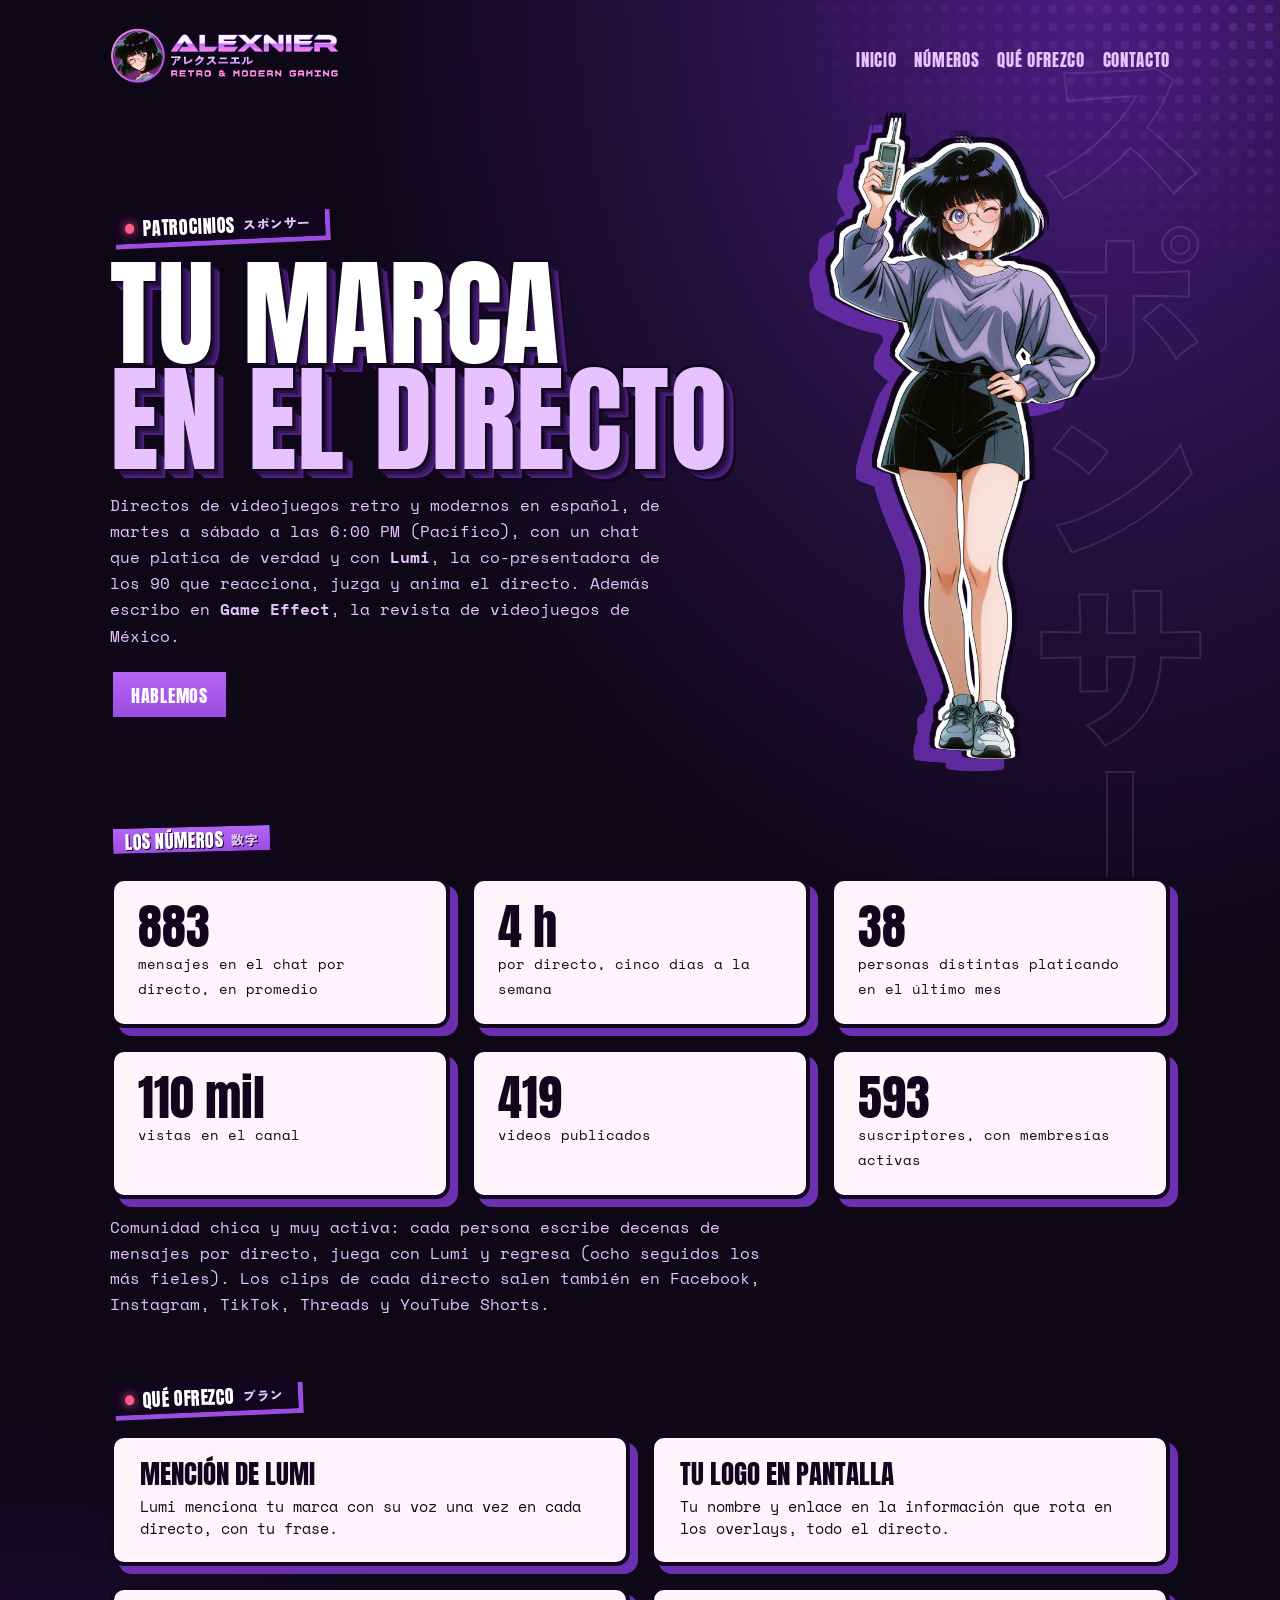
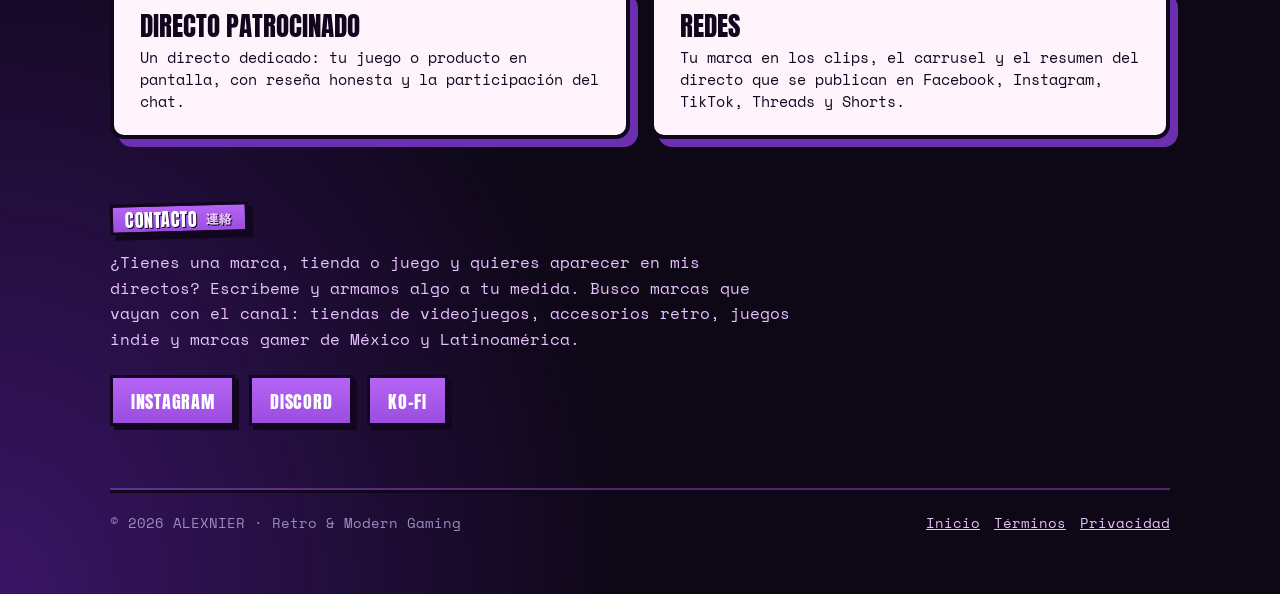
<file: patrocinios.html>
<!doctype html><html lang="es"><head><meta charset="utf-8"><meta name="viewport" content="width=device-width,initial-scale=1">
<title>Patrocinios · ALEXNIER</title>
<meta name="description" content="Patrocina los directos de Alexnier: videojuegos retro y modernos en español, cinco días a la semana, con Lumi.">
<meta property="og:title" content="Patrocinios · ALEXNIER"><meta property="og:description" content="Directos de 4 horas, cinco días a la semana, con un chat que participa de verdad.">
<meta property="og:image" content="https://alexnier.github.io/img/compartir.jpg"><meta name="theme-color" content="#0D0716">
<link rel="icon" href="img/avatar.webp">
<link rel="preconnect" href="https://fonts.googleapis.com"><link rel="preconnect" href="https://fonts.gstatic.com" crossorigin>
<link href="https://fonts.googleapis.com/css2?family=Anton&family=Space+Mono:wght@400;700&family=Zen+Kaku+Gothic+New:wght@900&display=swap" rel="stylesheet">
<link rel="stylesheet" href="estilo.css">
<!-- 27 nov 2026 · kit para patrocinadores (Alex: «me gusta todo», punto 5). Números del 27 nov 2026: YouTube Data API
     (suscriptores, vistas, videos) y la memoria de Lumi (data/memoria_directos.json: 8 directos del 17 al 26 nov).
     SE ACTUALIZAN SOLOS: el script de abajo los toma de tablero.json → "canal" (bot: integrations/comunidad._canal, YouTube cada
     6 h; lo sube la PC cada 30 min con el tablero de fieles). Si no carga, quedan los de aquí. Sin precios: se platican. -->
<style>
.numeros{display:grid;grid-template-columns:repeat(3,1fr);gap:20px}
.num{padding:22px 24px}.num b{display:block;font:400 3rem/1 var(--f-titulo)}.num span{font-size:.9rem}
.ofrece{display:grid;grid-template-columns:repeat(2,1fr);gap:20px}
.of{padding:22px 26px}.of h3{font:400 1.7rem/1 var(--f-titulo);text-transform:uppercase;margin-bottom:8px}.of p{font-size:.92rem;line-height:1.5}
.contacto{display:flex;flex-wrap:wrap;gap:14px;margin-top:10px}
@media (max-width:760px){.numeros,.ofrece{grid-template-columns:1fr}}
</style>
</head><body><div class="envoltura"><div class="kana">スポンサー</div>
<header><a href="index.html"><img src="img/logo.png" alt="ALEXNIER · Retro & Modern Gaming"></a>
 <nav><a href="index.html">Inicio</a><a href="#numeros">Números</a><a href="#ofrece">Qué ofrezco</a><a href="#contacto">Contacto</a></nav></header>

<div class="hero">
 <div class="txt">
  <span class="cinta osc"><i class="punto"></i>Patrocinios <small>スポンサー</small></span>
  <h1 class="titulo"><span data-t="TU MARCA">TU MARCA</span><span class="l2" data-t="EN EL DIRECTO">EN EL DIRECTO</span></h1>
  <p>Directos de videojuegos retro y modernos en español, de martes a sábado a las 6:00 PM (Pacífico), con un chat que platica de verdad y con <b>Lumi</b>, la co-presentadora de los 90 que reacciona, juzga y anima el directo. Además escribo en <b>Game Effect</b>, la revista de videojuegos de México.</p>
  <a class="boton" href="#contacto">Hablemos</a>
 </div>
 <img class="lumi" src="img/lumi.webp" alt="Lumi saludando">
</div>

<section id="numeros">
 <h2><span class="cinta mor">Los números <small>数字</small></span></h2>
 <div class="numeros">
  <div class="papel num"><b data-n="mensajes_directo">836</b><span>mensajes en el chat por directo, en promedio</span></div>
  <div class="papel num"><b data-n="horas_directo">4 h</b><span>por directo, cinco días a la semana</span></div>
  <div class="papel num"><b data-n="personas_mes">43</b><span>personas distintas platicando en el último mes</span></div>
  <div class="papel num"><b data-n="vistas">110 mil</b><span>vistas en el canal</span></div>
  <div class="papel num"><b data-n="videos">422</b><span>videos publicados</span></div>
  <div class="papel num"><b data-n="suscriptores">592</b><span>suscriptores, con membresías activas</span></div>
 </div>
 <p class="intro" style="margin-top:16px">Comunidad chica y muy activa: cada persona escribe decenas de mensajes por directo, juega con Lumi y regresa (ocho seguidos los más fieles). Los clips de cada directo salen también en Facebook, Instagram, TikTok, Threads y YouTube Shorts.</p>
</section>

<section id="ofrece">
 <h2><span class="cinta osc"><i class="punto"></i>Qué ofrezco <small>プラン</small></span></h2>
 <div class="ofrece">
  <div class="papel of"><h3>Mención de Lumi</h3><p>Lumi menciona tu marca con su voz una vez en cada directo, con tu frase.</p></div>
  <div class="papel of"><h3>Tu logo en pantalla</h3><p>Tu nombre y enlace en la información que rota en los overlays, todo el directo.</p></div>
  <div class="papel of"><h3>Directo patrocinado</h3><p>Un directo dedicado: tu juego o producto en pantalla, con reseña honesta y la participación del chat.</p></div>
  <div class="papel of"><h3>Redes</h3><p>Tu marca en los clips, el carrusel y el resumen del directo que se publican en Facebook, Instagram, TikTok, Threads y Shorts.</p></div>
 </div>
</section>

<section id="contacto">
 <h2><span class="cinta mor">Contacto <small>連絡</small></span></h2>
 <p class="intro">¿Tienes una marca, tienda o juego y quieres aparecer en mis directos? Escríbeme y armamos algo a tu medida. Busco marcas que vayan con el canal: tiendas de videojuegos, accesorios retro, juegos indie y marcas gamer de México y Latinoamérica.</p>
 <div class="contacto">
  <a class="boton" href="https://www.instagram.com/alexnier_/">Instagram</a>
  <a class="boton" href="https://discord.gg/Cs3nYrgDSr">Discord</a>
  <a class="boton" href="https://ko-fi.com/alexnier">Ko-fi</a>
 </div>
</section>

<footer><span>© 2026 ALEXNIER · Retro &amp; Modern Gaming</span><span><a href="index.html">Inicio</a><a href="terminos.html">Términos</a><a href="privacidad.html">Privacidad</a></span></footer>
</div>
<script>
(async () => {   /* 27 nov 2026: números al día desde tablero.json (ver el comentario de arriba) */
  try {
    const c = (await (await fetch('tablero.json', { cache: 'no-cache' })).json()).canal || {};
    const fmt = (k, v) => k === 'vistas' ? (v >= 1e6 ? (v / 1e6).toFixed(1).replace('.0', '') + ' mill.' : Math.round(v / 1000) + ' mil')
                        : k === 'horas_directo' ? Math.round(v) + ' h' : v.toLocaleString('es-MX');
    document.querySelectorAll('[data-n]').forEach(b => { const v = c[b.dataset.n]; if (typeof v === 'number' && v > 0) b.textContent = fmt(b.dataset.n, v); });
  } catch (e) {}
})();
</script>
</body></html>
</file>
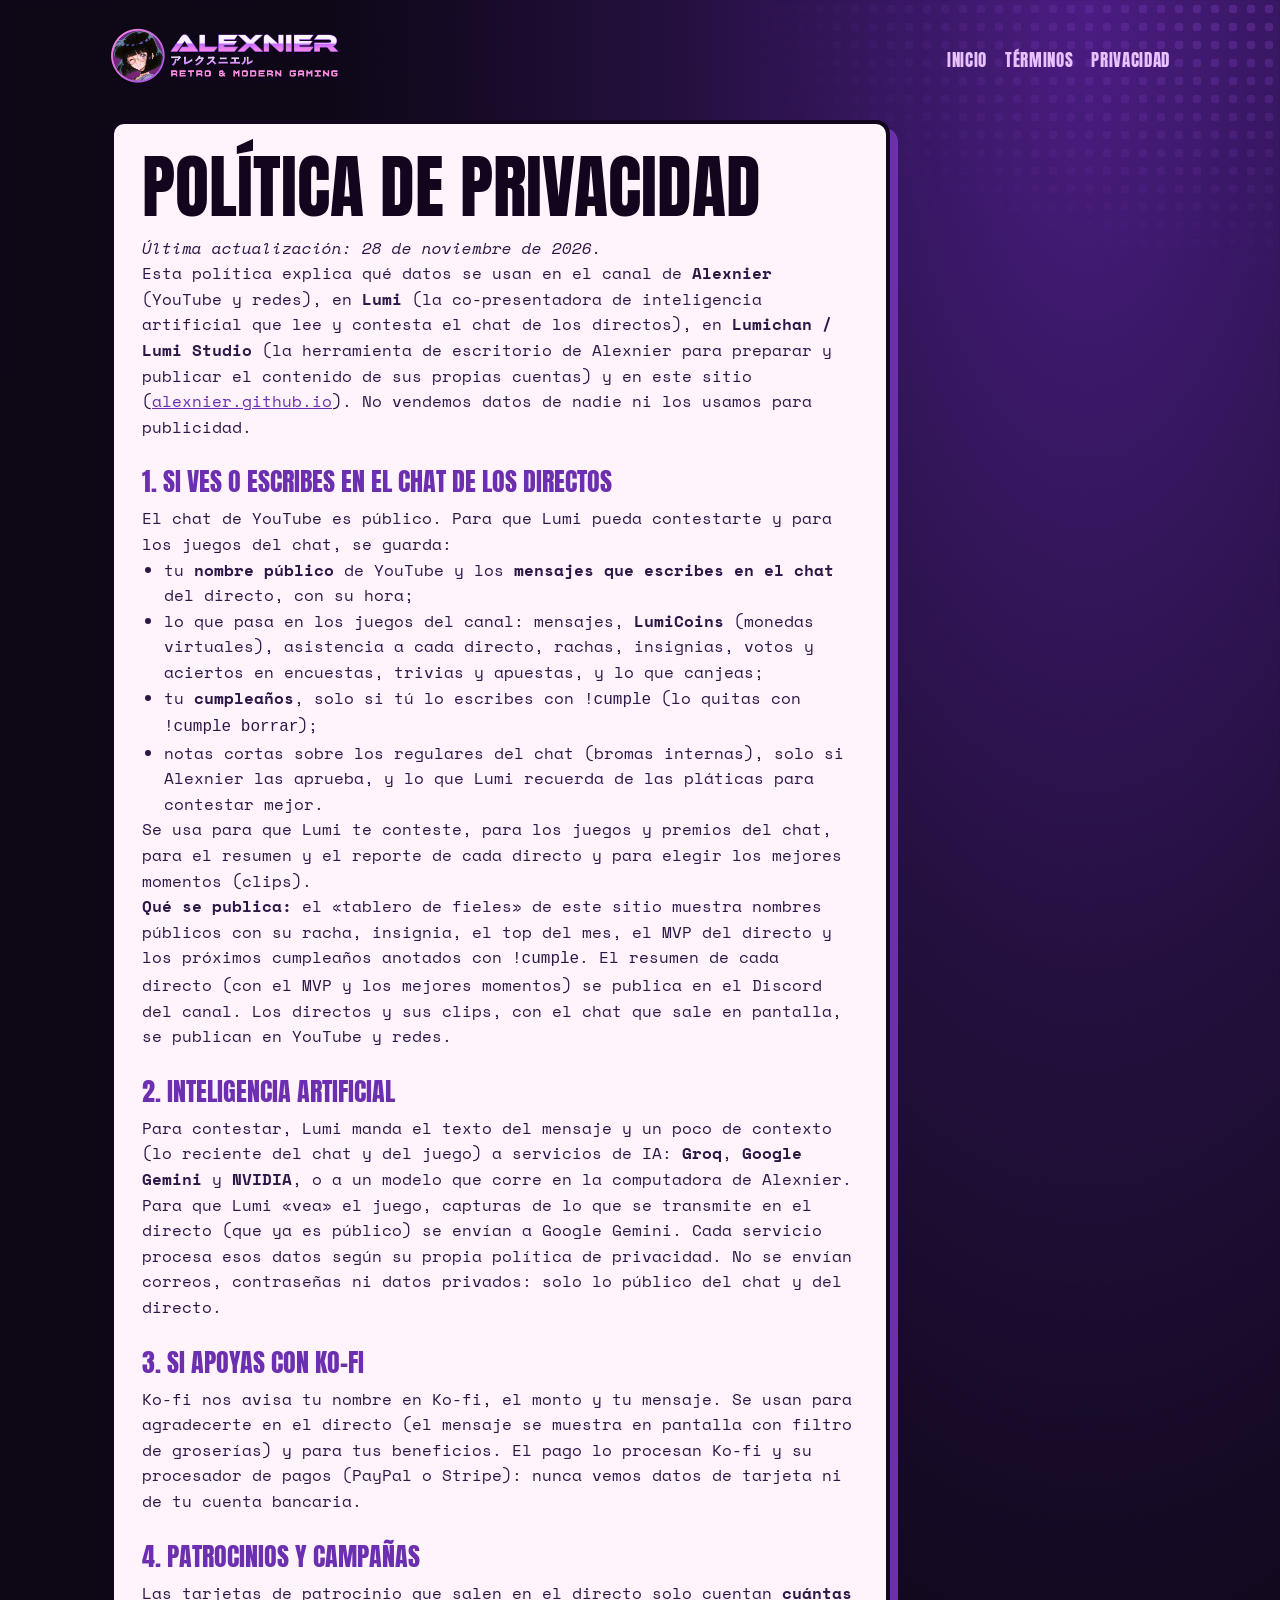
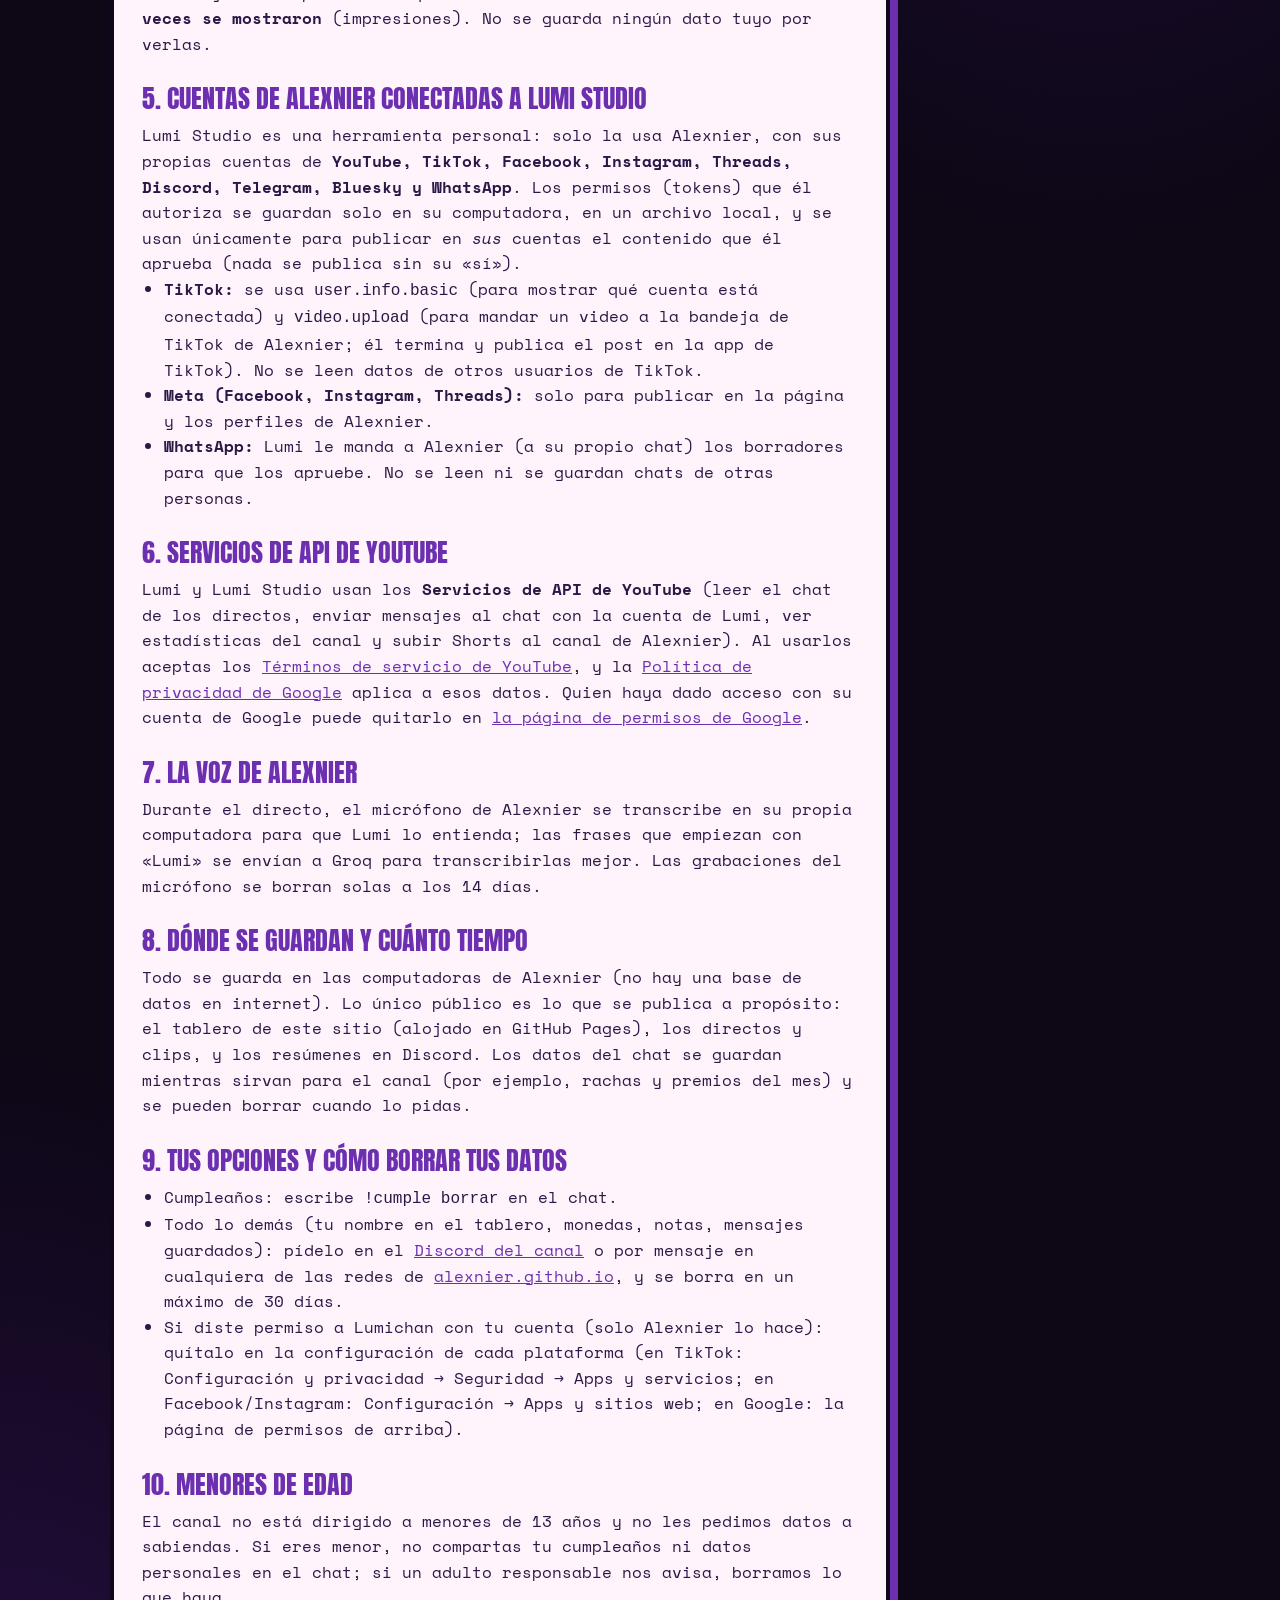
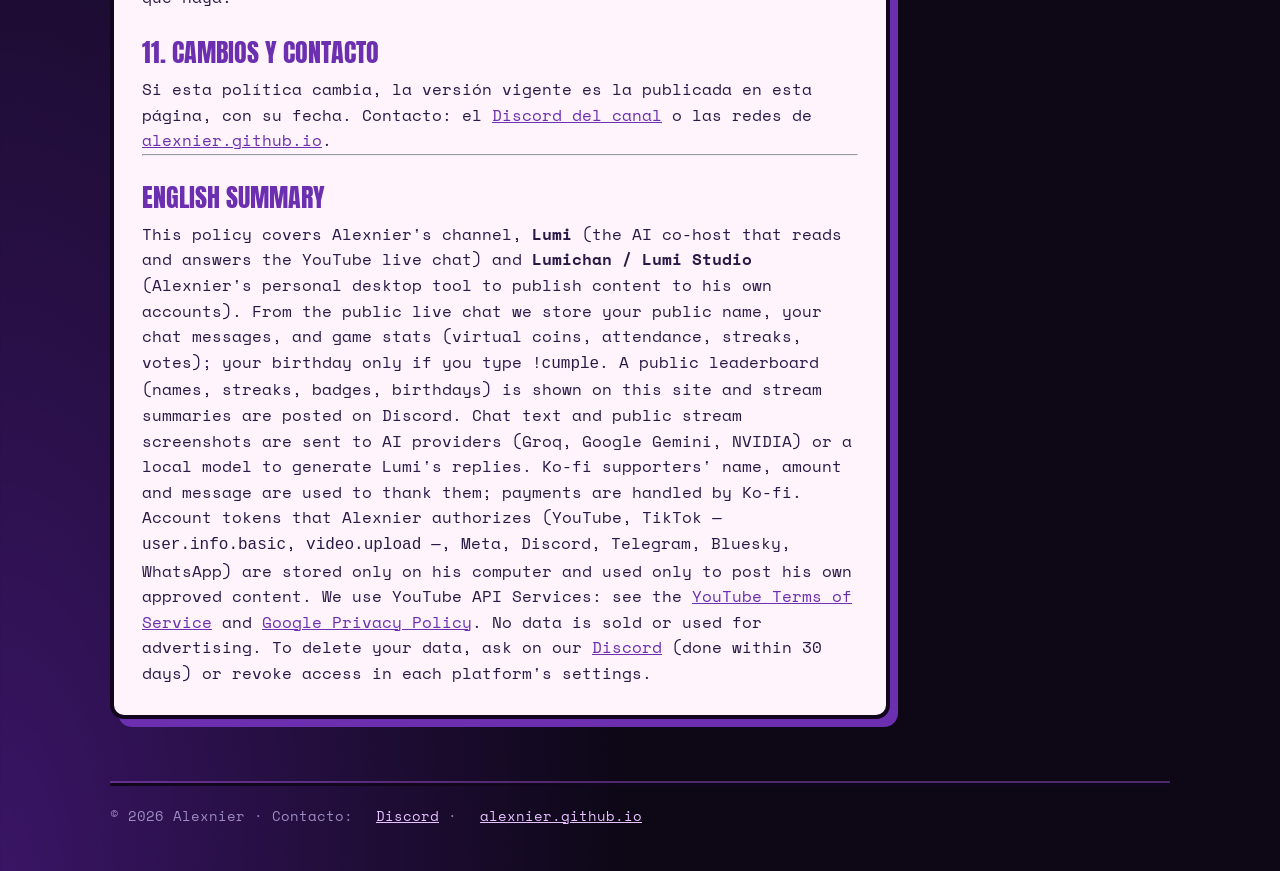
<file: privacidad.html>
<!doctype html><html lang="es"><head><meta charset="utf-8"><meta name="viewport" content="width=device-width,initial-scale=1">
<link rel="icon" href="img/avatar.webp"><link rel="preconnect" href="https://fonts.googleapis.com"><link rel="preconnect" href="https://fonts.gstatic.com" crossorigin>
<link href="https://fonts.googleapis.com/css2?family=Anton&family=Space+Mono:wght@400;700&family=Zen+Kaku+Gothic+New:wght@900&display=swap" rel="stylesheet">
<link rel="stylesheet" href="estilo.css"><title>Política de privacidad</title></head><body><div class="envoltura"><header><a href="index.html"><img src="img/logo.png" alt="ALEXNIER"></a><nav><a href="index.html">Inicio</a><a href="terminos.html">Términos</a><a href="privacidad.html">Privacidad</a></nav></header><main class="doc papel" style="margin-top:28px"><h1>Política de privacidad</h1>

<p><em>Última actualización: 28 de noviembre de 2026.</em></p>
<p>Esta política explica qué datos se usan en el canal de <strong>Alexnier</strong> (YouTube y redes), en <strong>Lumi</strong> (la
co-presentadora de inteligencia artificial que lee y contesta el chat de los directos), en <strong>Lumichan / Lumi Studio</strong> (la
herramienta de escritorio de Alexnier para preparar y publicar el contenido de sus propias cuentas) y en este sitio
(<a href="https://alexnier.github.io/">alexnier.github.io</a>). No vendemos datos de nadie ni los usamos para publicidad.</p>

<h2>1. Si ves o escribes en el chat de los directos</h2>
<p>El chat de YouTube es público. Para que Lumi pueda contestarte y para los juegos del chat, se guarda:</p>
<ul>
<li>tu <strong>nombre público</strong> de YouTube y los <strong>mensajes que escribes en el chat</strong> del directo, con su hora;</li>
<li>lo que pasa en los juegos del canal: mensajes, <strong>LumiCoins</strong> (monedas virtuales), asistencia a cada directo, rachas,
insignias, votos y aciertos en encuestas, trivias y apuestas, y lo que canjeas;</li>
<li>tu <strong>cumpleaños</strong>, solo si tú lo escribes con <code>!cumple</code> (lo quitas con <code>!cumple borrar</code>);</li>
<li>notas cortas sobre los regulares del chat (bromas internas), solo si Alexnier las aprueba, y lo que Lumi recuerda de las
pláticas para contestar mejor.</li>
</ul>
<p>Se usa para que Lumi te conteste, para los juegos y premios del chat, para el resumen y el reporte de cada directo y para elegir
los mejores momentos (clips).</p>
<p><strong>Qué se publica:</strong> el «tablero de fieles» de este sitio muestra nombres públicos con su racha, insignia, el top del mes, el
MVP del directo y los próximos cumpleaños anotados con <code>!cumple</code>. El resumen de cada directo (con el MVP y los mejores momentos)
se publica en el Discord del canal. Los directos y sus clips, con el chat que sale en pantalla, se publican en YouTube y redes.</p>

<h2>2. Inteligencia artificial</h2>
<p>Para contestar, Lumi manda el texto del mensaje y un poco de contexto (lo reciente del chat y del juego) a servicios de IA:
<strong>Groq</strong>, <strong>Google Gemini</strong> y <strong>NVIDIA</strong>, o a un modelo que corre en la computadora de Alexnier. Para que Lumi
«vea» el juego, capturas de lo que se transmite en el directo (que ya es público) se envían a Google Gemini. Cada servicio procesa
esos datos según su propia política de privacidad. No se envían correos, contraseñas ni datos privados: solo lo público del chat y
del directo.</p>

<h2>3. Si apoyas con Ko-fi</h2>
<p>Ko-fi nos avisa tu nombre en Ko-fi, el monto y tu mensaje. Se usan para agradecerte en el directo (el mensaje se muestra en pantalla
con filtro de groserías) y para tus beneficios. El pago lo procesan Ko-fi y su procesador de pagos (PayPal o Stripe): nunca vemos
datos de tarjeta ni de tu cuenta bancaria.</p>

<h2>4. Patrocinios y campañas</h2>
<p>Las tarjetas de patrocinio que salen en el directo solo cuentan <strong>cuántas veces se mostraron</strong> (impresiones). No se guarda
ningún dato tuyo por verlas.</p>

<h2>5. Cuentas de Alexnier conectadas a Lumi Studio</h2>
<p>Lumi Studio es una herramienta personal: solo la usa Alexnier, con sus propias cuentas de <strong>YouTube, TikTok, Facebook, Instagram,
Threads, Discord, Telegram, Bluesky y WhatsApp</strong>. Los permisos (tokens) que él autoriza se guardan solo en su computadora, en un
archivo local, y se usan únicamente para publicar en <em>sus</em> cuentas el contenido que él aprueba (nada se publica sin su «sí»).</p>
<ul>
<li><strong>TikTok:</strong> se usa <code>user.info.basic</code> (para mostrar qué cuenta está conectada) y <code>video.upload</code> (para
mandar un video a la bandeja de TikTok de Alexnier; él termina y publica el post en la app de TikTok). No se leen datos de otros
usuarios de TikTok.</li>
<li><strong>Meta (Facebook, Instagram, Threads):</strong> solo para publicar en la página y los perfiles de Alexnier.</li>
<li><strong>WhatsApp:</strong> Lumi le manda a Alexnier (a su propio chat) los borradores para que los apruebe. No se leen ni se guardan
chats de otras personas.</li>
</ul>

<h2>6. Servicios de API de YouTube</h2>
<p>Lumi y Lumi Studio usan los <strong>Servicios de API de YouTube</strong> (leer el chat de los directos, enviar mensajes al chat con la cuenta
de Lumi, ver estadísticas del canal y subir Shorts al canal de Alexnier). Al usarlos aceptas los
<a href="https://www.youtube.com/t/terms">Términos de servicio de YouTube</a>, y la
<a href="https://policies.google.com/privacy">Política de privacidad de Google</a> aplica a esos datos. Quien haya dado acceso con su
cuenta de Google puede quitarlo en <a href="https://security.google.com/settings/security/permissions">la página de permisos de Google</a>.</p>

<h2>7. La voz de Alexnier</h2>
<p>Durante el directo, el micrófono de Alexnier se transcribe en su propia computadora para que Lumi lo entienda; las frases que empiezan
con «Lumi» se envían a Groq para transcribirlas mejor. Las grabaciones del micrófono se borran solas a los 14 días.</p>

<h2>8. Dónde se guardan y cuánto tiempo</h2>
<p>Todo se guarda en las computadoras de Alexnier (no hay una base de datos en internet). Lo único público es lo que se publica a
propósito: el tablero de este sitio (alojado en GitHub Pages), los directos y clips, y los resúmenes en Discord. Los datos del chat
se guardan mientras sirvan para el canal (por ejemplo, rachas y premios del mes) y se pueden borrar cuando lo pidas.</p>

<h2>9. Tus opciones y cómo borrar tus datos</h2>
<ul>
<li>Cumpleaños: escribe <code>!cumple borrar</code> en el chat.</li>
<li>Todo lo demás (tu nombre en el tablero, monedas, notas, mensajes guardados): pídelo en el
<a href="https://discord.gg/Cs3nYrgDSr">Discord del canal</a> o por mensaje en cualquiera de las redes de
<a href="https://alexnier.github.io/">alexnier.github.io</a>, y se borra en un máximo de 30 días.</li>
<li>Si diste permiso a Lumichan con tu cuenta (solo Alexnier lo hace): quítalo en la configuración de cada plataforma (en TikTok:
Configuración y privacidad → Seguridad → Apps y servicios; en Facebook/Instagram: Configuración → Apps y sitios web; en Google: la
página de permisos de arriba).</li>
</ul>

<h2>10. Menores de edad</h2>
<p>El canal no está dirigido a menores de 13 años y no les pedimos datos a sabiendas. Si eres menor, no compartas tu cumpleaños ni datos
personales en el chat; si un adulto responsable nos avisa, borramos lo que haya.</p>

<h2>11. Cambios y contacto</h2>
<p>Si esta política cambia, la versión vigente es la publicada en esta página, con su fecha. Contacto: el
<a href="https://discord.gg/Cs3nYrgDSr">Discord del canal</a> o las redes de <a href="https://alexnier.github.io/">alexnier.github.io</a>.</p>

<hr><h2>English summary</h2>
<p>This policy covers Alexnier's channel, <strong>Lumi</strong> (the AI co-host that reads and answers the YouTube live chat) and
<strong>Lumichan / Lumi Studio</strong> (Alexnier's personal desktop tool to publish content to his own accounts). From the public live chat we
store your public name, your chat messages, and game stats (virtual coins, attendance, streaks, votes); your birthday only if you
type <code>!cumple</code>. A public leaderboard (names, streaks, badges, birthdays) is shown on this site and stream summaries are posted on
Discord. Chat text and public stream screenshots are sent to AI providers (Groq, Google Gemini, NVIDIA) or a local model to generate
Lumi's replies. Ko-fi supporters' name, amount and message are used to thank them; payments are handled by Ko-fi. Account tokens
that Alexnier authorizes (YouTube, TikTok — <code>user.info.basic</code>, <code>video.upload</code> —, Meta, Discord, Telegram, Bluesky, WhatsApp) are stored
only on his computer and used only to post his own approved content. We use YouTube API Services: see the
<a href="https://www.youtube.com/t/terms">YouTube Terms of Service</a> and <a href="https://policies.google.com/privacy">Google Privacy Policy</a>.
No data is sold or used for advertising. To delete your data, ask on our <a href="https://discord.gg/Cs3nYrgDSr">Discord</a>
(done within 30 days) or revoke access in each platform's settings.</p></main><footer><span>© 2026 Alexnier · Contacto: <a href="https://discord.gg/Cs3nYrgDSr">Discord</a> · <a href="https://alexnier.github.io/">alexnier.github.io</a></span></footer></div></body></html>
</file>
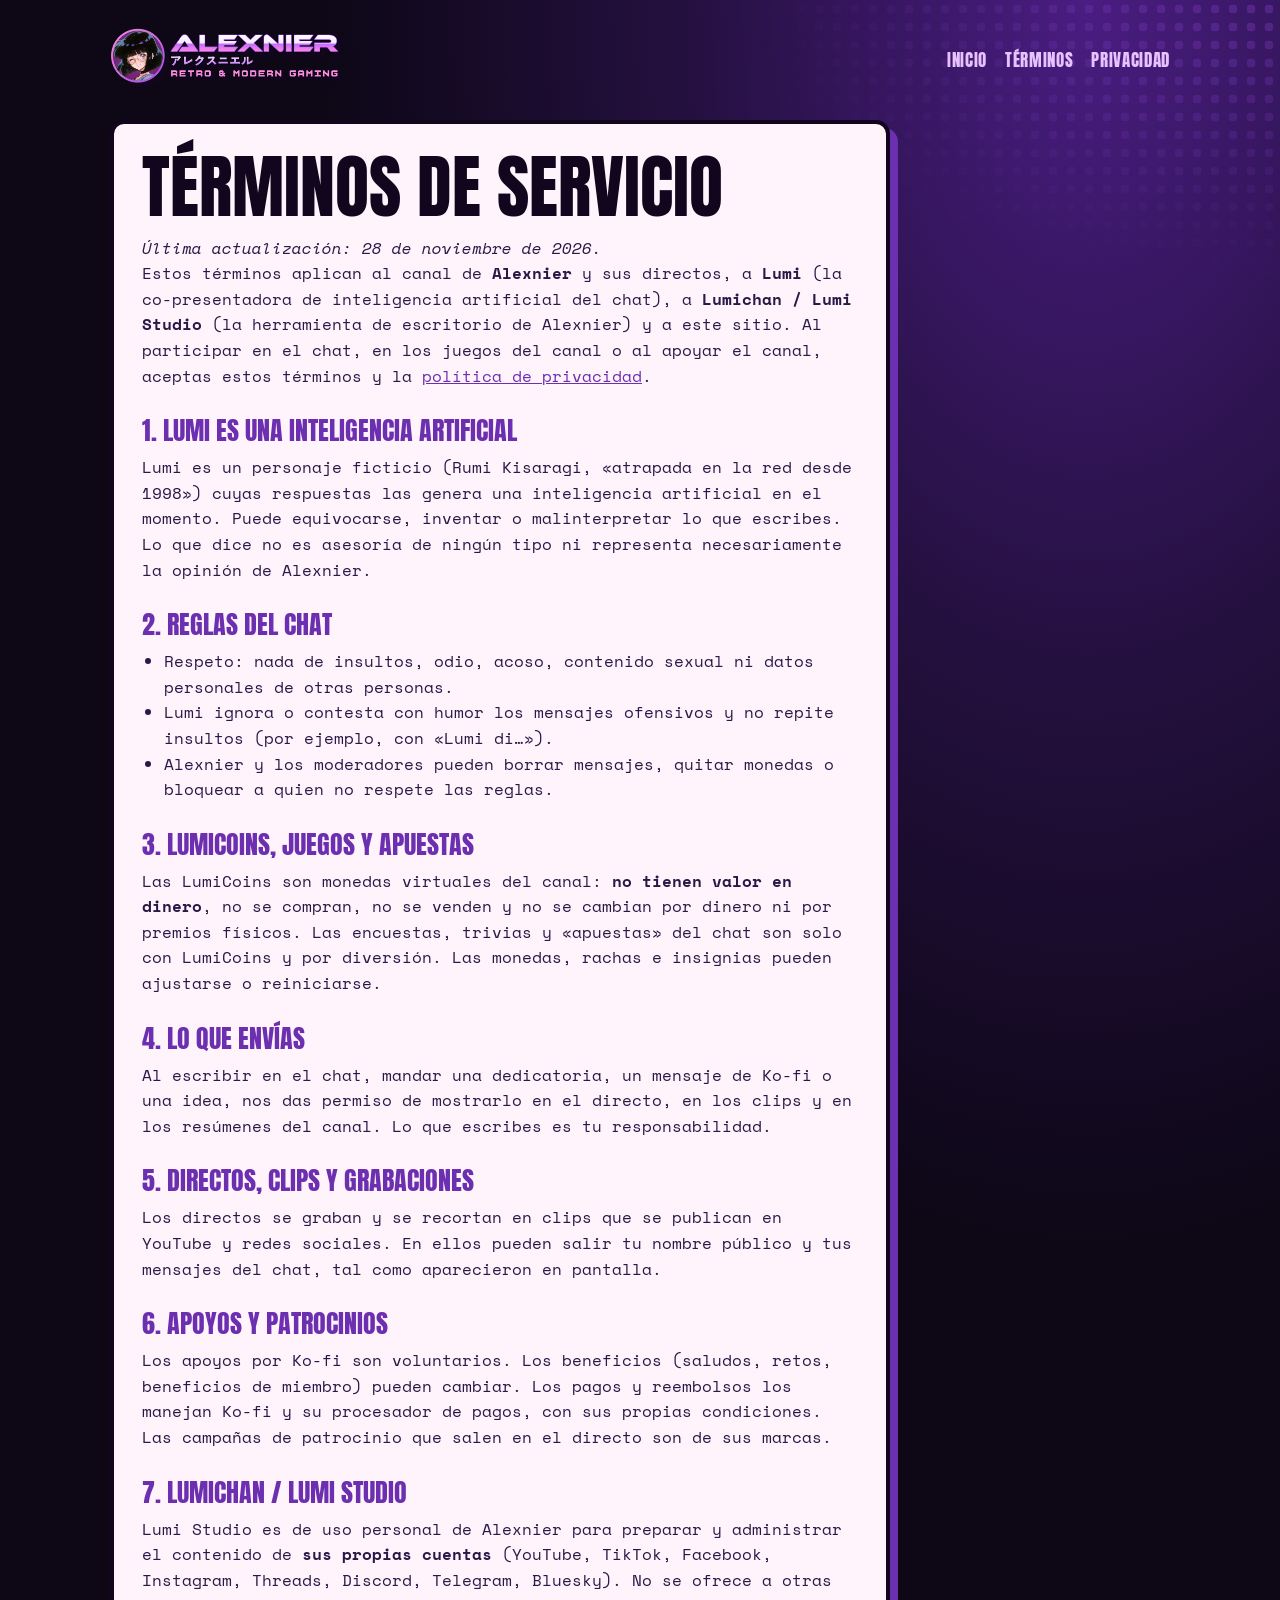
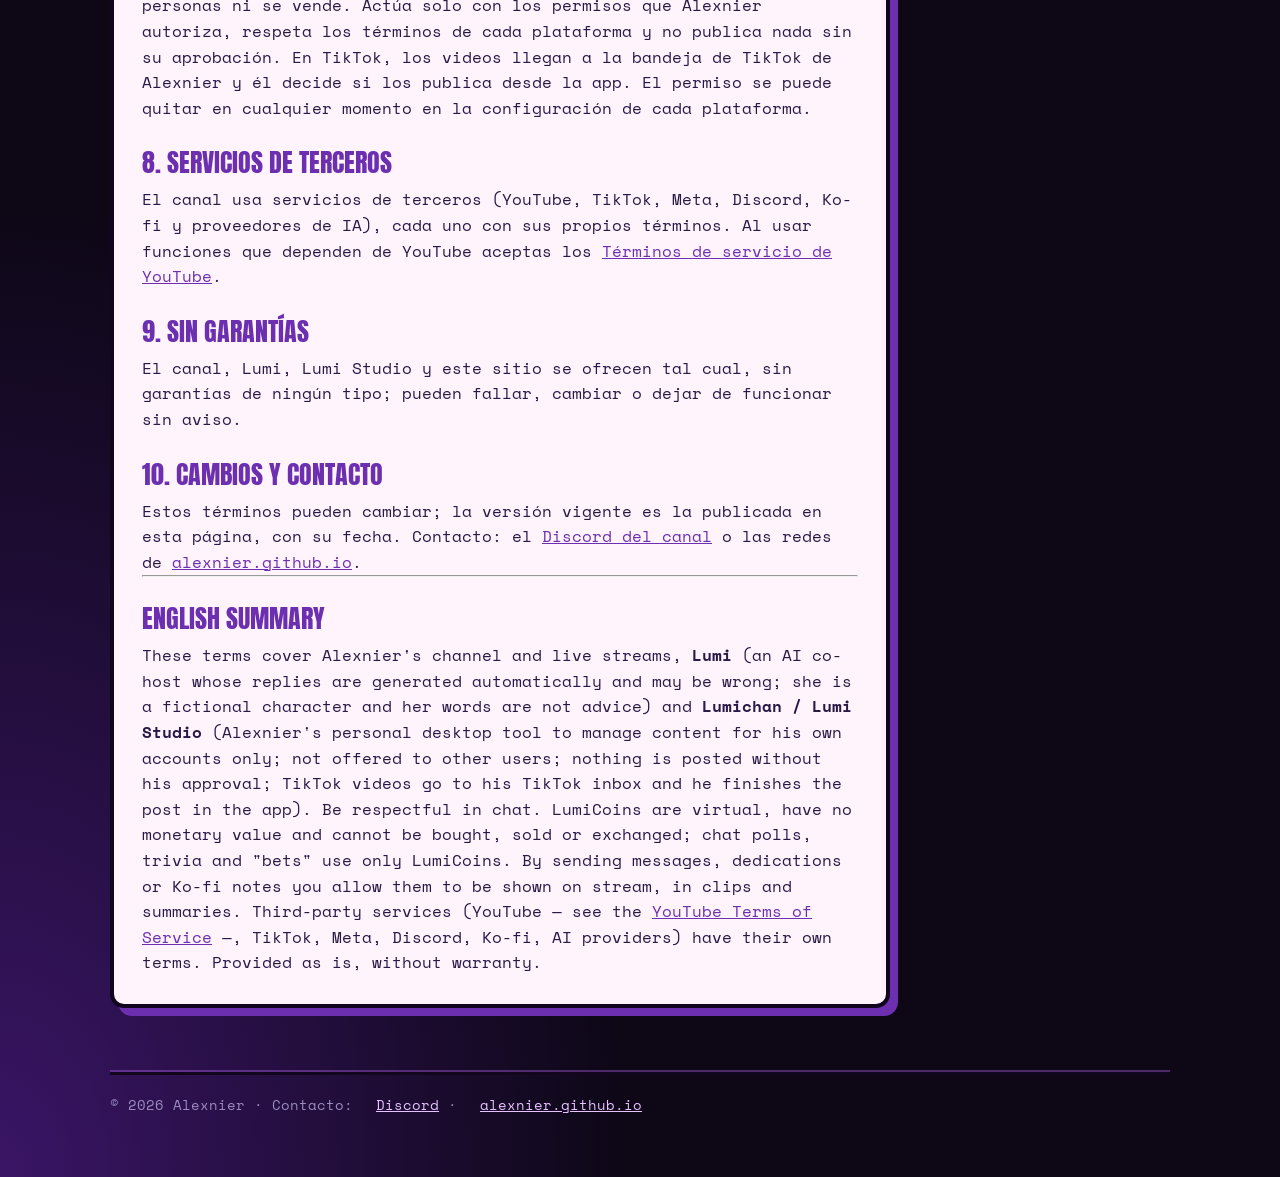
<file: terminos.html>
<!doctype html><html lang="es"><head><meta charset="utf-8"><meta name="viewport" content="width=device-width,initial-scale=1">
<link rel="icon" href="img/avatar.webp"><link rel="preconnect" href="https://fonts.googleapis.com"><link rel="preconnect" href="https://fonts.gstatic.com" crossorigin>
<link href="https://fonts.googleapis.com/css2?family=Anton&family=Space+Mono:wght@400;700&family=Zen+Kaku+Gothic+New:wght@900&display=swap" rel="stylesheet">
<link rel="stylesheet" href="estilo.css"><title>Términos de servicio</title></head><body><div class="envoltura"><header><a href="index.html"><img src="img/logo.png" alt="ALEXNIER"></a><nav><a href="index.html">Inicio</a><a href="terminos.html">Términos</a><a href="privacidad.html">Privacidad</a></nav></header><main class="doc papel" style="margin-top:28px"><h1>Términos de servicio</h1>

<p><em>Última actualización: 28 de noviembre de 2026.</em></p>
<p>Estos términos aplican al canal de <strong>Alexnier</strong> y sus directos, a <strong>Lumi</strong> (la co-presentadora de inteligencia
artificial del chat), a <strong>Lumichan / Lumi Studio</strong> (la herramienta de escritorio de Alexnier) y a este sitio. Al participar en
el chat, en los juegos del canal o al apoyar el canal, aceptas estos términos y la <a href="privacidad.html">política de privacidad</a>.</p>

<h2>1. Lumi es una inteligencia artificial</h2>
<p>Lumi es un personaje ficticio (Rumi Kisaragi, «atrapada en la red desde 1998») cuyas respuestas las genera una inteligencia
artificial en el momento. Puede equivocarse, inventar o malinterpretar lo que escribes. Lo que dice no es asesoría de ningún tipo ni
representa necesariamente la opinión de Alexnier.</p>

<h2>2. Reglas del chat</h2>
<ul>
<li>Respeto: nada de insultos, odio, acoso, contenido sexual ni datos personales de otras personas.</li>
<li>Lumi ignora o contesta con humor los mensajes ofensivos y no repite insultos (por ejemplo, con «Lumi di…»).</li>
<li>Alexnier y los moderadores pueden borrar mensajes, quitar monedas o bloquear a quien no respete las reglas.</li>
</ul>

<h2>3. LumiCoins, juegos y apuestas</h2>
<p>Las LumiCoins son monedas virtuales del canal: <strong>no tienen valor en dinero</strong>, no se compran, no se venden y no se cambian por
dinero ni por premios físicos. Las encuestas, trivias y «apuestas» del chat son solo con LumiCoins y por diversión. Las monedas,
rachas e insignias pueden ajustarse o reiniciarse.</p>

<h2>4. Lo que envías</h2>
<p>Al escribir en el chat, mandar una dedicatoria, un mensaje de Ko-fi o una idea, nos das permiso de mostrarlo en el directo, en los
clips y en los resúmenes del canal. Lo que escribes es tu responsabilidad.</p>

<h2>5. Directos, clips y grabaciones</h2>
<p>Los directos se graban y se recortan en clips que se publican en YouTube y redes sociales. En ellos pueden salir tu nombre público y
tus mensajes del chat, tal como aparecieron en pantalla.</p>

<h2>6. Apoyos y patrocinios</h2>
<p>Los apoyos por Ko-fi son voluntarios. Los beneficios (saludos, retos, beneficios de miembro) pueden cambiar. Los pagos y reembolsos los
manejan Ko-fi y su procesador de pagos, con sus propias condiciones. Las campañas de patrocinio que salen en el directo son de sus
marcas.</p>

<h2>7. Lumichan / Lumi Studio</h2>
<p>Lumi Studio es de uso personal de Alexnier para preparar y administrar el contenido de <strong>sus propias cuentas</strong> (YouTube, TikTok,
Facebook, Instagram, Threads, Discord, Telegram, Bluesky). No se ofrece a otras personas ni se vende. Actúa solo con los permisos que
Alexnier autoriza, respeta los términos de cada plataforma y no publica nada sin su aprobación. En TikTok, los videos llegan a la
bandeja de TikTok de Alexnier y él decide si los publica desde la app. El permiso se puede quitar en cualquier momento en la
configuración de cada plataforma.</p>

<h2>8. Servicios de terceros</h2>
<p>El canal usa servicios de terceros (YouTube, TikTok, Meta, Discord, Ko-fi y proveedores de IA), cada uno con sus propios términos. Al
usar funciones que dependen de YouTube aceptas los <a href="https://www.youtube.com/t/terms">Términos de servicio de YouTube</a>.</p>

<h2>9. Sin garantías</h2>
<p>El canal, Lumi, Lumi Studio y este sitio se ofrecen tal cual, sin garantías de ningún tipo; pueden fallar, cambiar o dejar de
funcionar sin aviso.</p>

<h2>10. Cambios y contacto</h2>
<p>Estos términos pueden cambiar; la versión vigente es la publicada en esta página, con su fecha. Contacto: el
<a href="https://discord.gg/Cs3nYrgDSr">Discord del canal</a> o las redes de <a href="https://alexnier.github.io/">alexnier.github.io</a>.</p>

<hr><h2>English summary</h2>
<p>These terms cover Alexnier's channel and live streams, <strong>Lumi</strong> (an AI co-host whose replies are generated automatically and may
be wrong; she is a fictional character and her words are not advice) and <strong>Lumichan / Lumi Studio</strong> (Alexnier's personal desktop tool
to manage content for his own accounts only; not offered to other users; nothing is posted without his approval; TikTok videos go to
his TikTok inbox and he finishes the post in the app). Be respectful in chat. LumiCoins are virtual, have no monetary value and cannot
be bought, sold or exchanged; chat polls, trivia and "bets" use only LumiCoins. By sending messages, dedications or Ko-fi notes you
allow them to be shown on stream, in clips and summaries. Third-party services (YouTube — see the
<a href="https://www.youtube.com/t/terms">YouTube Terms of Service</a> —, TikTok, Meta, Discord, Ko-fi, AI providers) have their own terms.
Provided as is, without warranty.</p></main><footer><span>© 2026 Alexnier · Contacto: <a href="https://discord.gg/Cs3nYrgDSr">Discord</a> · <a href="https://alexnier.github.io/">alexnier.github.io</a></span></footer></div></body></html>
</file>
<file: estilo.css>
/* ALEXNIER · sitio (20 nov 2026), estilo «Canal 404»: el mismo sistema de los overlays v7 y de Lumi Studio
   (studio/html/sistema/marca.css + c404.css): CEL (contorno de tinta + sombra dura), PAPEL, CINTAS moradas, TRAMA de puntos.
   Más morado que rosa. Letras: Anton (títulos), Space Mono (datos), Zen Kaku Gothic New (japonés). */
:root{--noche:#0D0716;--tinta:#12061F;--morado:#6B2FB0;--marca:#9B4DE0;--lavanda:#C46BFF;--lav-clara:#E7C2FF;--papel:#FFF3FC;--rec:#FF5A8A;
 --f-titulo:'Anton',Impact,sans-serif;--f-dato:'Space Mono',ui-monospace,monospace;--f-jp:'Zen Kaku Gothic New','Noto Sans JP',sans-serif;color-scheme:dark}
*{box-sizing:border-box;margin:0;padding:0}
html{background:var(--noche)}
body{min-height:100vh;color:var(--lav-clara);font:16px/1.6 var(--f-dato);overflow-x:hidden;
 background:radial-gradient(ellipse 80% 60% at 85% 0,#4a1d82 0,#24103f 40%,transparent 75%),radial-gradient(ellipse 70% 50% at 0 100%,#3a1566 0,transparent 70%),var(--noche)}
body::before{content:"";position:fixed;inset:0;pointer-events:none;background:radial-gradient(circle,var(--marca) 34%,transparent 36%) 0 0/18px 18px;opacity:.28;
 -webkit-mask:radial-gradient(ellipse 60% 45% at 100% 0,#000,transparent 70%);mask:radial-gradient(ellipse 60% 45% at 100% 0,#000,transparent 70%)}
a{color:var(--lav-clara)}
.envoltura{max-width:1100px;margin:0 auto;padding:28px 20px 60px;position:relative}
.kana{position:absolute;right:-20px;top:40px;font:900 clamp(80px,14vw,190px)/1 var(--f-jp);writing-mode:vertical-rl;color:transparent;-webkit-text-stroke:2px rgba(231,194,255,.13);pointer-events:none;z-index:0}
/* piezas */
.cinta{display:inline-flex;align-items:center;gap:.45em;padding:.16em .65em .1em;font:400 1.15rem/1.1 var(--f-titulo);text-transform:uppercase;letter-spacing:.03em;color:#fff;
 border:3px solid var(--tinta);white-space:nowrap}
.cinta.osc{background:var(--tinta);box-shadow:5px 5px 0 var(--marca);transform:rotate(-2.5deg)}
.cinta.mor{background:linear-gradient(180deg,#B565F5,var(--marca));box-shadow:5px 5px 0 var(--tinta);transform:rotate(-1.5deg);text-shadow:.05em .05em 0 var(--tinta)}
.cinta small{font:900 .7em var(--f-jp);color:var(--lav-clara)}
.punto{width:.5em;height:.5em;border-radius:50%;background:var(--rec);box-shadow:0 0 .5em var(--rec)}
.titulo{font:400 clamp(56px,10vw,118px)/.9 var(--f-titulo);text-transform:uppercase;letter-spacing:.005em}
.titulo span{display:block;width:fit-content;color:#fff;-webkit-text-stroke:.045em var(--tinta);paint-order:stroke fill;
 text-shadow:.02em .02em 0 var(--tinta),.04em .04em 0 #261040,.06em .06em 0 #3a1862,.08em .08em 0 #4c2080,.1em .1em 0 var(--tinta)}
.titulo .l2{color:var(--lav-clara)}
.papel{background:var(--papel);color:var(--tinta);border:4px solid var(--tinta);border-radius:14px;box-shadow:8px 8px 0 var(--morado)}
.panel{background:linear-gradient(165deg,#2b1250,#160a2a);border:4px solid var(--tinta);border-radius:14px;box-shadow:inset 0 0 0 2px rgba(196,107,255,.45),7px 7px 0 var(--morado)}
/* cabecera */
header{display:flex;align-items:center;justify-content:space-between;gap:16px;flex-wrap:wrap;position:relative;z-index:2}
header img{height:56px;filter:drop-shadow(4px 4px 0 var(--tinta))}
header nav{display:flex;gap:18px;flex-wrap:wrap}header nav a{font:400 1.05rem var(--f-titulo);text-transform:uppercase;letter-spacing:.04em;text-decoration:none}
header nav a:hover{color:#fff}
/* portada */
.hero{display:grid;grid-template-columns:1.2fr .8fr;gap:24px;align-items:end;margin-top:28px;position:relative;z-index:1}
.hero .txt{display:flex;flex-direction:column;align-items:flex-start;gap:20px;padding-bottom:40px}
.hero p{max-width:560px;font-size:1.02rem}
.hero .lumi{width:100%;max-height:640px;object-fit:contain;object-position:bottom;filter:drop-shadow(4px 0 0 #fff) drop-shadow(-4px 0 0 #fff) drop-shadow(0 -4px 0 #fff)
 drop-shadow(5px 0 0 var(--tinta)) drop-shadow(-5px 0 0 var(--tinta)) drop-shadow(0 -5px 0 var(--tinta)) drop-shadow(-16px 12px 0 rgba(107,47,176,.85))}
.zonas{display:flex;flex-wrap:wrap;gap:10px}
.zona{padding:8px 14px 9px;min-width:118px}.zona small{display:block;font-size:.72rem;letter-spacing:.1em;color:var(--marca);font-weight:700}
.zona b{display:block;font:400 1.7rem/1 var(--f-titulo)}
.zona.tuya{background:linear-gradient(180deg,#B565F5,var(--marca));color:#fff}.zona.tuya small{color:var(--lav-clara)}
/* secciones */
section{margin-top:64px;position:relative;z-index:1}
section h2{display:flex;align-items:center;gap:14px;margin-bottom:22px}
.redes{display:grid;grid-template-columns:repeat(auto-fill,minmax(220px,1fr));gap:16px}
.red{display:flex;align-items:center;gap:14px;padding:14px 16px;text-decoration:none;transition:transform .15s}
.red:hover{transform:translate(-2px,-2px)}
.red .ic{width:46px;height:46px;flex:none;display:grid;place-items:center;border-radius:10px;background:var(--tinta);color:#fff;font:400 1.4rem var(--f-titulo);border:2px solid var(--lavanda)}
.red b{display:block;font:400 1.3rem/1.1 var(--f-titulo);text-transform:uppercase;color:#fff}.red span{font-size:.85rem;overflow-wrap:anywhere}.red div{min-width:0}
.tarjetas{display:grid;grid-template-columns:repeat(auto-fit,minmax(260px,1fr));gap:20px}
.tarjeta{padding:22px;display:flex;flex-direction:column;gap:12px;align-items:flex-start}
.tarjeta h3{font:400 2rem/1 var(--f-titulo);text-transform:uppercase}
.tarjeta p{font-size:.95rem;color:#3a1566}
.boton{display:inline-block;margin-top:auto;padding:10px 18px 8px;font:400 1.1rem var(--f-titulo);text-transform:uppercase;letter-spacing:.04em;color:#fff;text-decoration:none;
 background:linear-gradient(180deg,#B565F5,var(--marca));border:3px solid var(--tinta);box-shadow:4px 4px 0 var(--tinta)}
.boton:hover{transform:translate(-1px,-1px);box-shadow:5px 5px 0 var(--tinta)}
.lumichan{padding:24px}.lumichan p{margin-top:10px}
footer{margin-top:64px;padding-top:20px;border-top:3px solid var(--tinta);box-shadow:0 -2px 0 rgba(196,107,255,.35);display:flex;justify-content:space-between;gap:12px;flex-wrap:wrap;font-size:.85rem;color:#9B8BC0;position:relative;z-index:1}
footer a{margin-left:14px}
/* páginas de texto (términos, privacidad) */
.doc{max-width:780px;padding:28px}.doc h1{font:400 clamp(40px,7vw,70px)/1 var(--f-titulo);text-transform:uppercase;color:var(--tinta);margin-bottom:14px}
.doc h2{font:400 1.6rem var(--f-titulo);text-transform:uppercase;color:var(--morado);margin:22px 0 6px}.doc p,.doc li{color:#2a1846}.doc ul{padding-left:22px}.doc a{color:var(--morado)}
/* directos recientes y series (20 nov 2026) */
.directos{display:grid;grid-template-columns:1.6fr 1fr;gap:22px;align-items:stretch}
.tele{padding:10px;aspect-ratio:16/9}.tele iframe{width:100%;height:100%;border:0;border-radius:8px;display:block;background:#000}
.todos{padding:22px;display:flex;flex-direction:column;gap:12px;align-items:flex-start}
.todos h3{font:400 2rem/1 var(--f-titulo);text-transform:uppercase}.todos p{font-size:.95rem;color:#3a1566}
h3.sub{margin:34px 0 16px;font:400 1.6rem var(--f-titulo);text-transform:uppercase;color:#fff;text-shadow:3px 3px 0 var(--morado)}
h3.sub small{font:900 .6em var(--f-jp);color:var(--lavanda);margin-left:8px}
.series{display:grid;grid-template-columns:repeat(auto-fill,minmax(190px,1fr));gap:18px}
.serie{display:flex;flex-direction:column;gap:8px;text-decoration:none;transition:transform .15s}
.serie:hover{transform:translate(-2px,-2px)}
.serie .mini{position:relative;display:block;aspect-ratio:16/9;overflow:hidden;border:4px solid var(--tinta);border-radius:12px;box-shadow:6px 6px 0 var(--morado)}
.serie .mini img{width:100%;height:100%;object-fit:cover;display:block}
.serie .mini i{position:absolute;left:8px;bottom:8px;padding:2px 8px 1px;font:400 .85rem var(--f-titulo);font-style:normal;letter-spacing:.04em;text-transform:uppercase;color:#fff;
 background:var(--tinta);border:2px solid var(--lavanda);border-radius:6px}
.serie b{font:400 1.15rem/1.1 var(--f-titulo);text-transform:uppercase;color:#fff}
/* reseñas en Game Effect (20 nov 2026) */
p.intro{max-width:680px;margin:-6px 0 22px}
.resenas{display:grid;grid-template-columns:repeat(auto-fill,minmax(230px,1fr));gap:26px}
.resena{display:flex;flex-direction:column;gap:8px}
.resena .pag{position:relative;display:block;border:4px solid var(--tinta);border-radius:6px;box-shadow:8px 8px 0 var(--morado);transform:rotate(-1.2deg);transition:transform .2s}
.resena:nth-child(even) .pag{transform:rotate(1.2deg)}
.resena .pag:hover{transform:rotate(0) translate(-2px,-4px)}
.resena .pag img{display:block;width:100%;aspect-ratio:3/4;object-fit:cover;object-position:top}
.nota{position:absolute;right:-14px;top:-14px;width:78px;height:78px;border-radius:50%;display:grid;place-items:center;text-align:center;
 background:linear-gradient(180deg,#B565F5,var(--marca));color:#fff;border:4px solid var(--tinta);box-shadow:4px 4px 0 var(--tinta);
 font:400 2rem/1 var(--f-titulo);transform:rotate(10deg);text-shadow:2px 2px 0 var(--tinta)}
.nota.joya{background:#E8344E;font-size:.82rem;line-height:1.05;text-transform:uppercase;padding:6px}
.resena .tipo{margin-top:12px;font-size:.72rem;letter-spacing:.12em;text-transform:uppercase;color:var(--lavanda);font-weight:700}
.resena h3{font:400 1.5rem/1.05 var(--f-titulo);text-transform:uppercase;color:#fff}
.resena blockquote{font-size:.86rem;line-height:1.55;color:var(--lav-clara);border-left:3px solid var(--marca);padding-left:10px}
.resena .mas{margin-top:auto;padding-top:6px;font:400 1rem var(--f-titulo);text-transform:uppercase;letter-spacing:.04em;color:#fff;text-decoration:none}
.resena .mas:hover{color:var(--lavanda)}
@media (max-width:760px){.resenas{grid-template-columns:repeat(2,1fr);gap:22px 16px}.resena .mas{font-size:.8rem;white-space:nowrap}.resena h3{font-size:1.15rem}.resena blockquote{font-size:.8rem}.nota{width:60px;height:60px;font-size:1.5rem;right:-8px;top:-10px}.nota.joya{font-size:.62rem}.directos{grid-template-columns:1fr}.series{grid-template-columns:repeat(2,1fr);gap:14px}.serie b{font-size:.95rem}.serie .mini i{font-size:.72rem;left:5px;bottom:5px}.hero{grid-template-columns:1fr}.hero .lumi{max-height:440px;order:-1}.hero .txt{padding-bottom:0}header nav{gap:12px}.kana{display:none}}
/* directos anteriores (20 nov 2026): el juego arriba del título; 4 por renglón (8 = dos filas parejas) */
#anteriores{grid-template-columns:repeat(4,1fr)}
@media (max-width:760px){#anteriores{grid-template-columns:repeat(2,1fr)}}
.serie small{font-size:.7rem;letter-spacing:.1em;text-transform:uppercase;color:var(--lavanda);font-weight:700;margin-bottom:-6px}
/* en vivo, Conoce a Lumi y tienda (20 nov 2026) */
.envivo{display:flex;align-items:center;gap:14px;margin-top:22px;padding:12px 18px;text-decoration:none;color:#fff;position:relative;z-index:2;
 background:linear-gradient(90deg,#E8344E,#9B4DE0);border:4px solid var(--tinta);border-radius:14px;box-shadow:6px 6px 0 var(--tinta);animation:latevivo 2s ease-in-out infinite}
.envivo[hidden]{display:none}
.envivo b{font:400 1.5rem/1 var(--f-titulo);text-transform:uppercase;white-space:nowrap}
.envivo span{flex:1;font-size:.9rem;overflow:hidden;text-overflow:ellipsis;white-space:nowrap}
.envivo em{font:400 1.2rem var(--f-titulo);font-style:normal;text-transform:uppercase;background:var(--tinta);padding:4px 12px;border-radius:8px}
.envivo .punto{background:#fff;box-shadow:0 0 .6em #fff;animation:v7late 1s steps(1) infinite}
@keyframes latevivo{50%{box-shadow:6px 6px 0 var(--tinta),0 0 26px rgba(232,52,78,.6)}}
@keyframes v7late{50%{opacity:.2}}
.conoce{display:grid;grid-template-columns:.75fr 1.25fr;gap:28px;align-items:center}
.lumi-gb{width:100%;max-height:520px;object-fit:contain;filter:drop-shadow(4px 0 0 #fff) drop-shadow(-4px 0 0 #fff) drop-shadow(0 4px 0 #fff) drop-shadow(0 -4px 0 #fff)
 drop-shadow(5px 0 0 var(--tinta)) drop-shadow(-5px 0 0 var(--tinta)) drop-shadow(0 5px 0 var(--tinta)) drop-shadow(0 -5px 0 var(--tinta)) drop-shadow(-14px 12px 0 rgba(107,47,176,.85))}
.ficha{padding:24px 26px}.ficha h3{font:400 2.2rem/1 var(--f-titulo);text-transform:uppercase;margin-bottom:10px}
.ficha p{color:#3a1566;font-size:.95rem}.ficha h4{margin:18px 0 8px;font:400 1.25rem var(--f-titulo);text-transform:uppercase;color:var(--morado)}
.cmds{list-style:none;display:grid;gap:7px}
.cmds li{display:flex;gap:12px;align-items:baseline;font-size:.88rem;color:#3a1566}
.cmds code{flex:none;min-width:172px;padding:2px 8px;background:var(--tinta);color:#fff;border-radius:6px;font:700 .85rem var(--f-dato)}
.productos{display:grid;grid-template-columns:repeat(4,1fr);gap:20px;margin-bottom:22px}
.productos:empty{display:none}
.prod{display:flex;flex-direction:column;gap:6px;padding:10px 10px 14px;text-decoration:none;transition:transform .15s}
.prod:hover{transform:translate(-2px,-3px)}
.prod img{width:100%;aspect-ratio:1;object-fit:cover;border-radius:8px;border:3px solid var(--tinta);background:#fff}
.prod b{font:400 1.1rem/1.1 var(--f-titulo);text-transform:uppercase;color:var(--tinta)}
.prod span{font:700 .95rem var(--f-dato);color:var(--morado)}
@media (max-width:760px){.conoce{grid-template-columns:1fr}.lumi-gb{max-height:340px}.cmds li{flex-direction:column;gap:2px}.productos{grid-template-columns:repeat(2,1fr);gap:14px}
 .envivo{flex-wrap:wrap}.envivo span{flex-basis:100%;order:3}}
/* directo especial (20 nov 2026) */
.especial{display:flex;flex-direction:column;gap:4px;align-items:flex-start;margin-top:22px;padding:18px 22px;max-width:560px;text-decoration:none;color:var(--tinta)}
.especial[hidden]{display:none}
.especial .cinta{margin:-34px 0 6px -4px}
.especial b{font:400 1.8rem/1.05 var(--f-titulo);text-transform:uppercase}
#esp-d{font-weight:700;color:#3a1566}.especial small{color:var(--morado);font-weight:700}
/* Fieles del chat (21 nov 2026): tablero.json */
.fieles{display:grid;grid-template-columns:repeat(3,1fr);gap:20px;align-items:start}
.fieles [hidden]{display:none}
.tabla{list-style:none;display:grid;gap:6px;counter-reset:t}
ol.tabla li{counter-increment:t}
.tabla li{display:flex;justify-content:space-between;gap:10px;align-items:baseline;font-size:.9rem;color:#3a1566;border-bottom:2px dashed rgba(18,6,31,.12);padding-bottom:4px}
ol.tabla li span::before{content:counter(t) ". ";font-weight:700;color:var(--marca)}
.tabla li b{flex:none;font:400 1.05rem var(--f-titulo);color:var(--tinta)}
.tabla li small{font-size:.75rem;color:var(--marca)}
.fieles .nota{position:static;width:auto;height:auto;border-radius:0;display:block;place-items:initial;text-align:left;background:none;border:0;box-shadow:none;text-shadow:none;transform:none;font-family:inherit;margin-top:10px;font-size:.8rem;color:#3a1566}   /* 27 nov 2026: en Fieles no es el sello redondo de las reseñas */
@media (max-width:760px){.fieles{grid-template-columns:1fr}}
/* Juega con Lumi / Monedas de Lumi y las chibis (21 nov 2026) */
.lumi-juegos{display:grid;grid-template-columns:1fr 1fr;gap:28px;margin-top:34px;align-items:start}
.con-chibi{position:relative;padding-top:30px}
.con-chibi h3,.con-chibi>h3+p{padding-right:120px}
.chibi{position:absolute;right:-14px;top:-62px;height:150px;filter:drop-shadow(3px 0 0 #fff) drop-shadow(-3px 0 0 #fff) drop-shadow(0 3px 0 #fff) drop-shadow(0 -3px 0 #fff) drop-shadow(5px 5px 0 var(--morado));transform:rotate(4deg)}
.lista{list-style:none;display:grid;gap:6px;font-size:.88rem;color:#3a1566}
.lista li{padding-left:16px;position:relative}
.lista li::before{content:"◆";position:absolute;left:0;font-size:.7em;top:.25em;color:var(--marca)}
.lista code{padding:1px 6px;background:var(--tinta);color:#fff;border-radius:5px;font:700 .8rem var(--f-dato)}
.ficha .premio-mes{margin-top:14px;font-size:.85rem}
.chibi-titulo{height:86px;vertical-align:middle;margin:-30px 0 -20px 14px;filter:drop-shadow(3px 0 0 #fff) drop-shadow(-3px 0 0 #fff) drop-shadow(0 -3px 0 #fff);transform:rotate(-6deg)}
@media (max-width:760px){.lumi-juegos{grid-template-columns:1fr}.chibi{height:110px;top:-44px}.con-chibi h3,.con-chibi>h3+p{padding-right:80px}}

/* 28 nov 2026 · la semana del horario (horario.json): directo, canal amigo y descanso */
.semana{display:grid;grid-template-columns:repeat(7,minmax(0,1fr));gap:8px;margin:0 0 14px}
.dia{padding:8px 6px 9px;text-align:center;text-decoration:none;color:inherit}
.dia small{display:block;font:400 1.15rem/1 var(--f-titulo);letter-spacing:.04em}
.dia b{display:block;margin-top:4px;font-size:.78rem;line-height:1.15}
.dia i{display:block;font-style:normal;font-size:.62rem;letter-spacing:.06em;text-transform:uppercase;margin-top:2px}
.dia.directo{background:linear-gradient(180deg,#B565F5,var(--marca));color:#fff}
.dia.amigo{background:linear-gradient(180deg,#FF8AE2,#E63CC8);color:#fff}
.dia.descanso{opacity:.6}
@media (max-width:560px){.semana{grid-template-columns:repeat(4,minmax(0,1fr))}}
.dia small em{font:700 .62rem/1 var(--f-dato,monospace);font-style:normal;opacity:.8;letter-spacing:0}
.dia.hoy{outline:3px solid var(--lav-clara,#E7C2FF);outline-offset:2px}
a.dia.amigo:hover{filter:brightness(1.08)}
</file>
